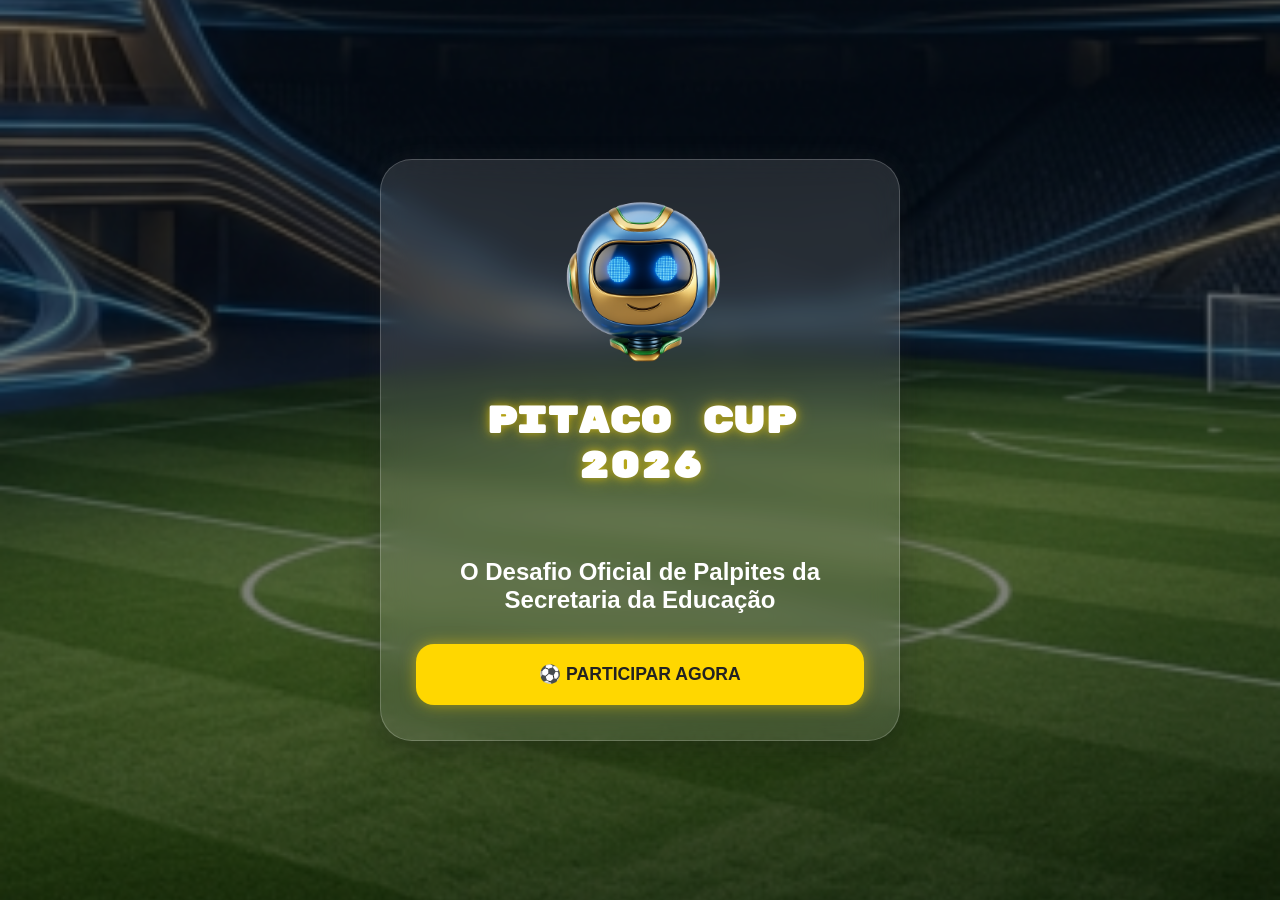
<file: index.html>
<!DOCTYPE html>
<html lang="pt-BR">

<head>
    <meta charset="UTF-8">
    <meta name="viewport" content="width=device-width, initial-scale=1.0">
    <title>Pitaco Cup 2026</title>

    <link rel="stylesheet" href="css/style.css">
    
    <link rel="preconnect" href="https://fonts.googleapis.com">
    <link rel="preconnect" href="https://fonts.gstatic.com" crossorigin>

    <link href="https://fonts.googleapis.com/css2?family=Rubik+Mono+One&display=swap" rel="stylesheet">


</head>

<body>

    <div class="overlay"></div>

    <main class="landing-container">

        <div class="glass-card">

            <div class="mascot">
                <img src="assets/logo/mascote.png" alt="Mascote Pitaco Cup">
            </div>

            <h1>Pitaco CUP 2026</h1>
            <br><br><br>
            <p class="subtitle">
                <h2>O Desafio Oficial de Palpites da Secretaria da Educação</h2>
            </p>

            
            <button id="btnParticipar">
                ⚽ PARTICIPAR AGORA
            </button>

        </div>

    </main>

    <script src="js/app.js"></script>

</body>

</html>
</file>
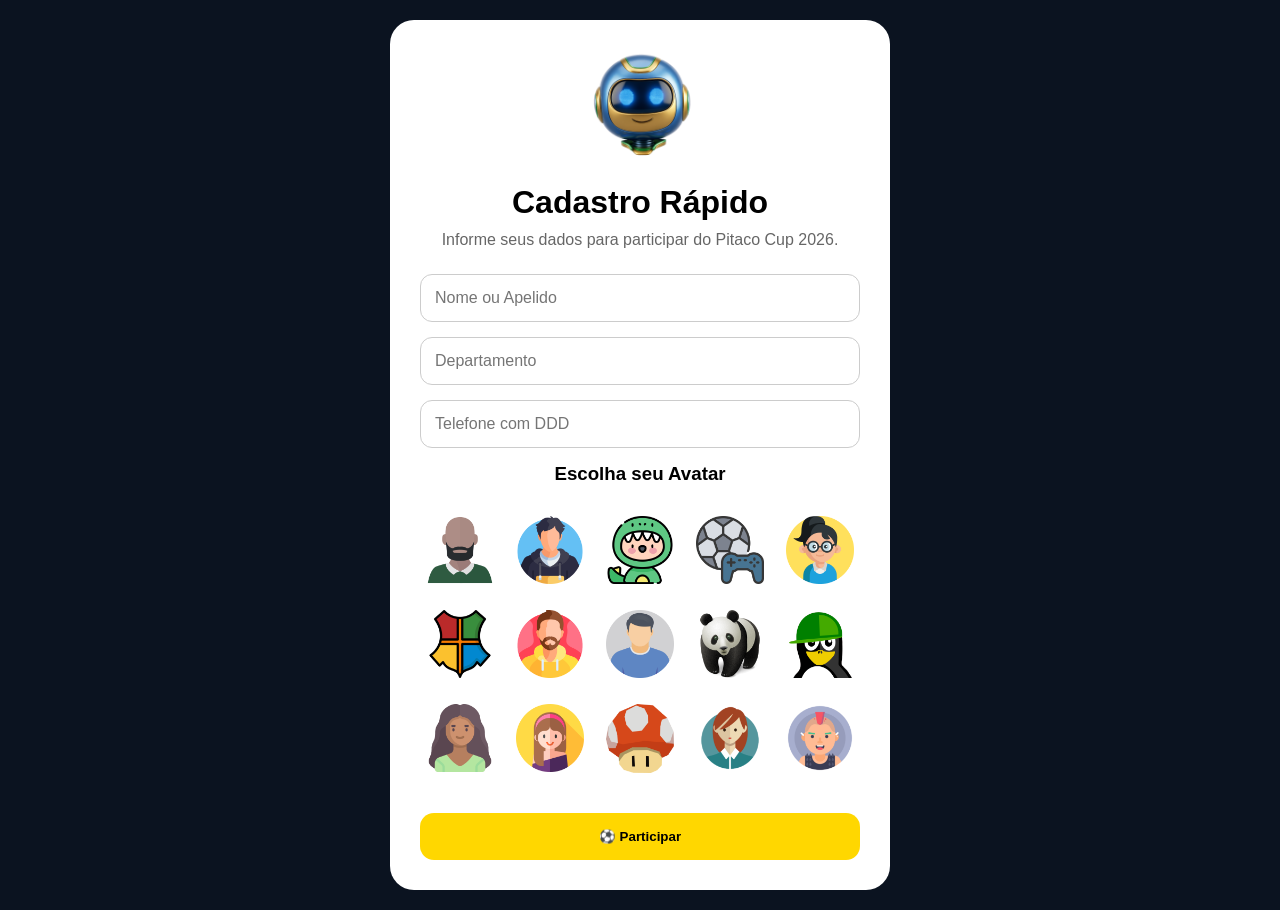
<file: pages/cadastro.html>
<!DOCTYPE html>
<html lang="pt-BR">

<head>

    <meta charset="UTF-8">

    <meta name="viewport"
          content="width=device-width, initial-scale=1.0">

    <title>Cadastro - Pitaco Cup</title>

    <link rel="stylesheet"
          href="../css/cadastro.css">

</head>

<body>

<div class="container">

    <div class="card">

        <img
            src="../assets/logo/mascote.png"
            alt="Mascote"
            class="mascote">

        <h1>Cadastro Rápido</h1>

        <p class="texto">

            Informe seus dados para participar
            do Pitaco Cup 2026.

        </p>

        <form id="formCadastro">

            <input
                type="text"
                id="nome"
                maxlength="20"
                placeholder="Nome ou Apelido"
                required>

            <input
                type="text"
                id="departamento"
                maxlength="10"
                placeholder="Departamento"
                required>

            <input
                type="tel"
                id="telefone"
                placeholder="Telefone com DDD"
                required>

            <h3>Escolha seu Avatar</h3>

            <div id="avatarGrid">

                <!-- preenchido pelo javascript -->

            </div>

            <button type="submit">

               ⚽ Participar 

            </button>

        </form>

    </div>

</div>

<script src="../js/cadastro.js"></script>

</body>

</html>
</file>
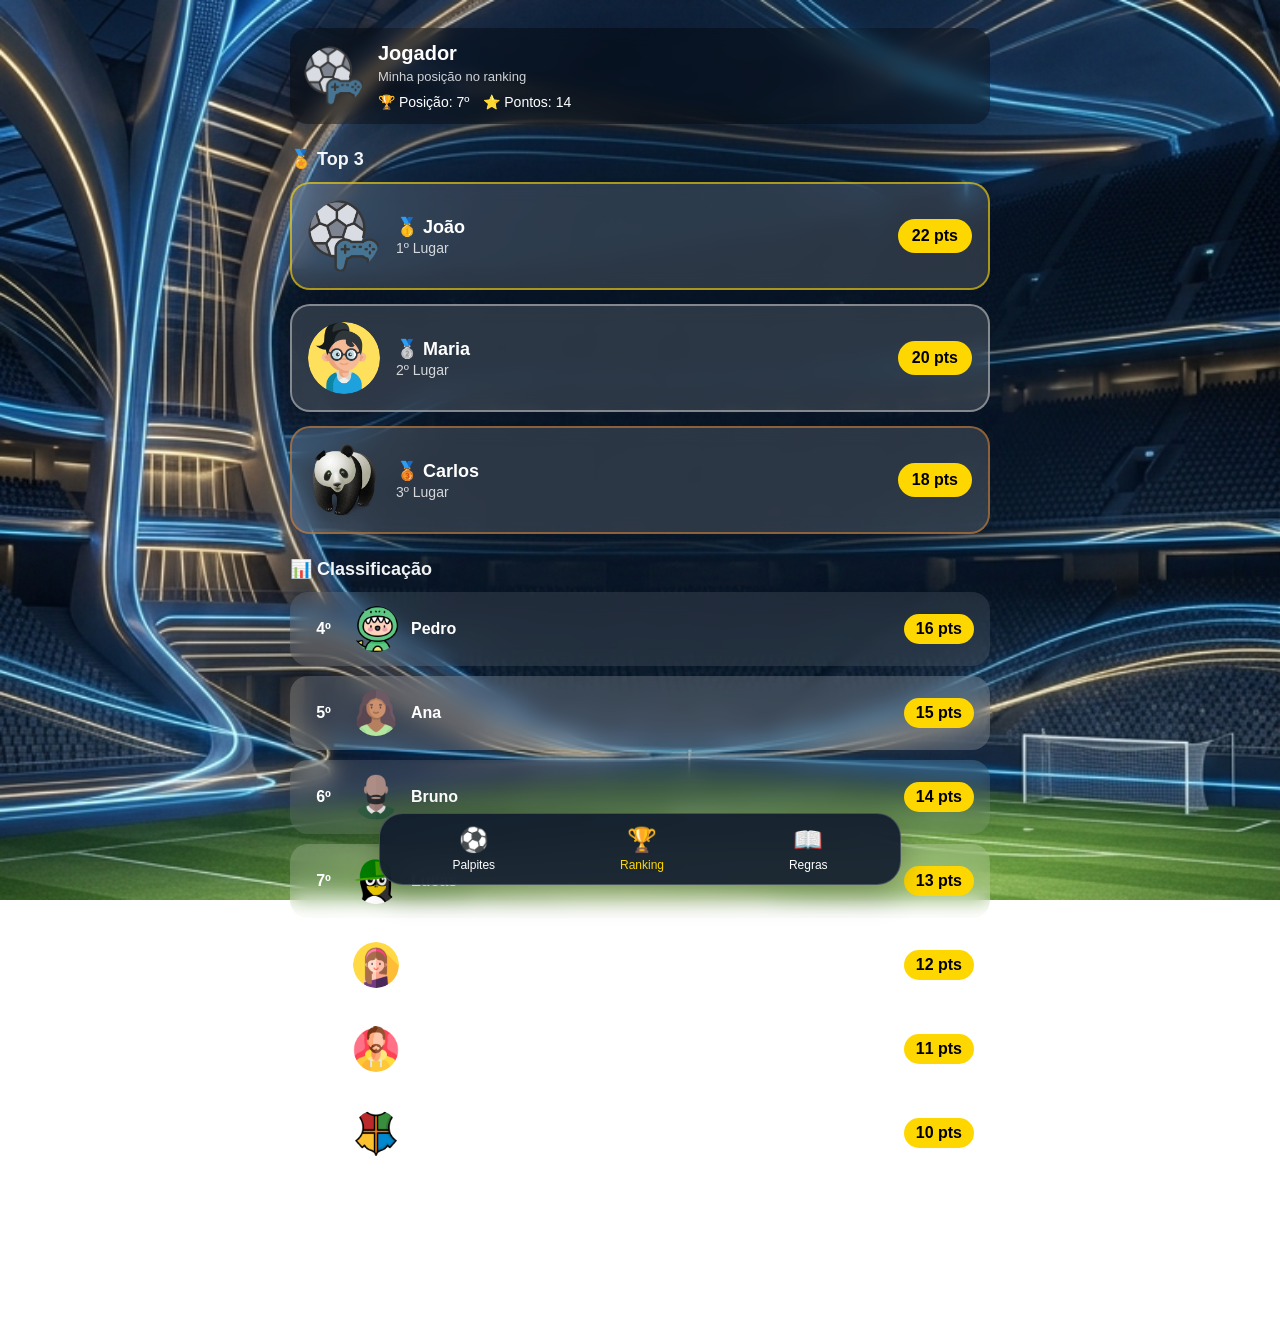
<file: pages/ranking.html>
<!DOCTYPE html>
<html lang="pt-BR">

<head>

<meta charset="UTF-8">
<meta name="viewport" content="width=device-width, initial-scale=1.0">

<title>Ranking</title>

<link rel="stylesheet" href="../css/menu.css">
<link rel="stylesheet" href="../css/ranking.css">

</head>

<body>

<div class="container">

    <!-- MEU CARD (DINÂMICO) -->
    <div class="perfil ranking-meu-card">

        <img id="avatarUsuario" class="avatar-topo" src="">

        <div class="perfil-info">

            <h2 id="nomeUsuario"></h2>

            <p class="subtitulo">Minha posição no ranking</p>

            <div class="status-bar">

                <div class="status-item">
                    🏆 Posição:
                    <span id="posicaoUsuario">-</span>
                </div>

                <div class="status-item">
                    ⭐ Pontos:
                    <span id="pontosUsuario">-</span>
                </div>

            </div>

        </div>

    </div>

    <!-- TOP 3 (dinâmico via JS) -->
        <h3 class="section-title">
        🏅 Top 3
        </h3>

        <div id="top3" class="top3-container">

        </div>

        <h3 class="section-title">
        📊 Classificação
        </h3>

        <div id="rankingList"
            class="ranking-list">

        </div>

</div>

<nav class="bottom-nav">

    <a href="palpites.html" class="nav-item">
        <span class="nav-icon">⚽</span>
        <span>Palpites</span>
    </a>

    <a href="ranking.html" class="nav-item active">
        <span class="nav-icon">🏆</span>
        <span>Ranking</span>
    </a>

    <a href="regras.html" class="nav-item">
        <span class="nav-icon">📖</span>
        <span>Regras</span>
    </a>

</nav>

<script src="../js/ranking.js"></script>

</body>

</html>
</file>
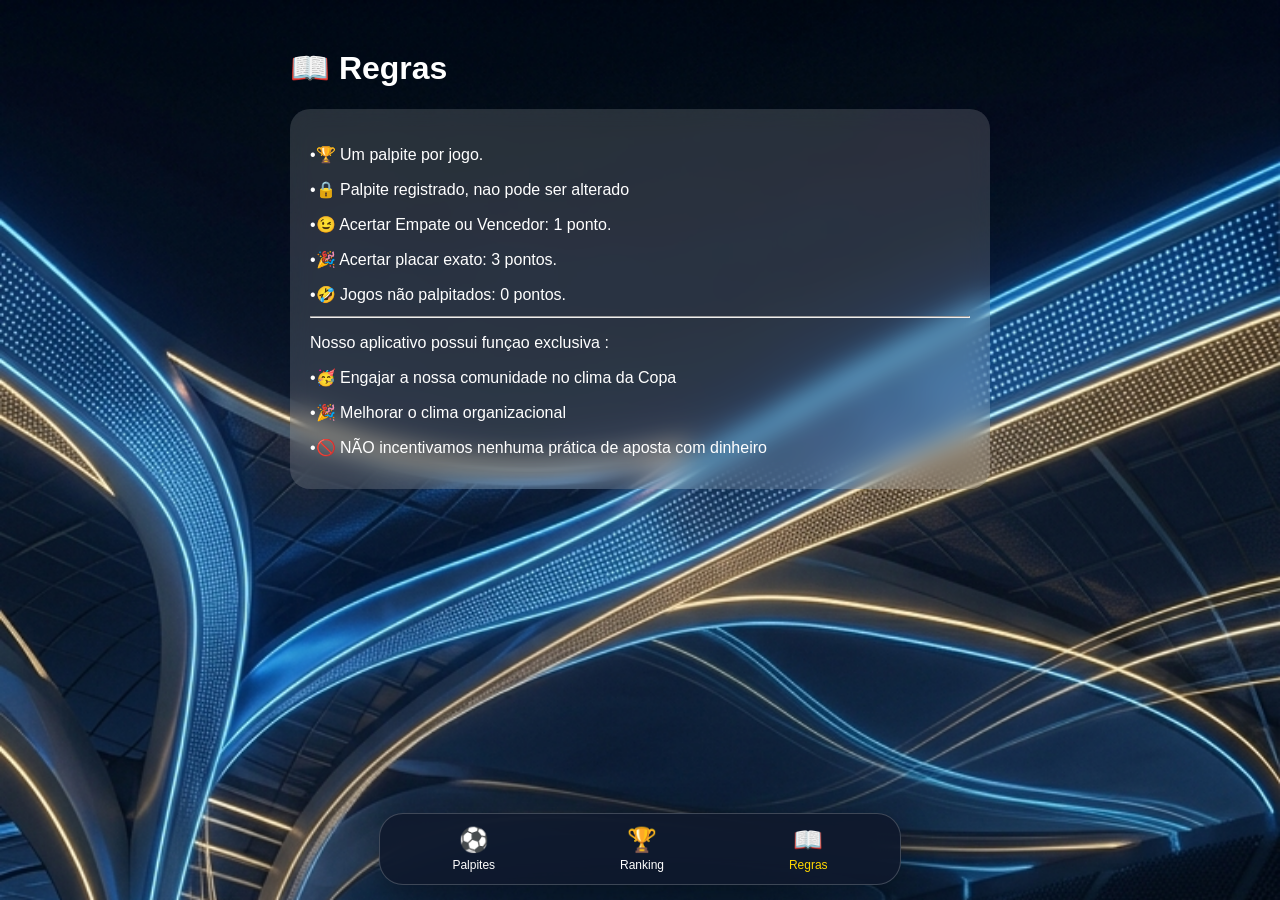
<file: pages/regras.html>
<!DOCTYPE html>
<html lang="pt-BR">

<head>

<meta charset="UTF-8">

<meta name="viewport"
content="width=device-width, initial-scale=1.0">

<title>Regras</title>

<link rel="stylesheet"
href="../css/menu.css">

<link rel="stylesheet"
href="../css/regras.css">

</head>

<body>

<div class="container">

<h1>📖 Regras</h1>

<div class="card">

<p>•🏆 Um palpite por jogo.</p>

<p>•🔒 Palpite registrado, nao pode ser alterado </p>

<p>•😉 Acertar Empate ou Vencedor: 1 ponto.</p>

<p>•🎉 Acertar placar exato: 3 pontos.</p>

<p>•🤣 Jogos não palpitados: 0 pontos.</p>

<hr>

<p> Nosso aplicativo possui funçao exclusiva :</p>

<p>•🥳 Engajar a nossa comunidade no clima da Copa </p>

<p>•🎉 Melhorar o clima organizacional</p>

<p>•🚫 NÃO incentivamos nenhuma prática de aposta com dinheiro</p>

</div>

</div>

<nav class="bottom-nav">

<a href="palpites.html"
class="nav-item">

<span class="nav-icon">⚽</span>
<span>Palpites</span>

</a>

<a href="ranking.html"
class="nav-item">

<span class="nav-icon">🏆</span>
<span>Ranking</span>

</a>

<a href="regras.html"
class="nav-item active">

<span class="nav-icon">📖</span>
<span>Regras</span>

</a>

</nav>

</body>

</html>
</file>
<file: css/style.css>
*{
    margin:0;
    padding:0;
    box-sizing:border-box;
}

body{

    font-family:Arial, Helvetica, sans-serif;

    min-height:100vh;

    background-image:url("../assets/background1.png");

    background-size:cover;

    background-position:center;

    background-repeat:no-repeat;

    position:relative;

    overflow-x:hidden;
}

/* Escurece o fundo */

.overlay{

    position:fixed;

    top:0;
    left:0;

    width:100%;
    height:100%;

    background:rgba(0,0,0,0.50);

    z-index:1;
}

/* Container principal */

.landing-container{

    min-height:100vh;

    display:flex;

    justify-content:center;

    align-items:center;

    padding:20px;

    position:relative;

    z-index:2;
}

/* Card principal */

.glass-card{

    width:100%;

    max-width:520px;

    padding:35px;

    border-radius:32px;

    backdrop-filter:blur(14px);

    background:rgba(255,255,255,0.12);

    border:1px solid rgba(255,255,255,0.20);

    text-align:center;

    color:white;

    box-shadow:
    0 8px 30px rgba(0,0,0,0.30),
    0 0 30px rgba(255,255,255,0.05);
}

/* Mascote */

.mascot{

    display:flex;

    justify-content:center;

    align-items:center;
}

.mascot img{

    width:190px;

    max-width:100%;

    animation:pulse 2.5s infinite;
}

/* Título */

h1{

    font-family:'Rubik Mono One', sans-serif;

    margin-top:15px;

    line-height:1.2;

    font-size:2.3rem;

    color:white;

    text-shadow:
    0 0 10px rgba(255,215,0,0.60),
    0 0 20px rgba(255,215,0,0.30);
}

h1 span{

    display:block;

    margin-top:10px;

    color:#FFD700;
}

/* Subtítulo */

.subtitle{

    margin-top:15px;

    font-size:1rem;

    opacity:0.95;

    line-height:1.5;
}

/* Card de boas-vindas */

.welcome-card{

    margin-top:25px;

    padding:20px;

    border-radius:20px;

    background:rgba(255,255,255,0.10);

    border:1px solid rgba(255,255,255,0.10);

    line-height:1.7;

    font-size:0.95rem;
}

/* Botão */

#btnParticipar{

    width:100%;

    margin-top:30px;

    padding:20px;

    border:none;

    border-radius:18px;

    background:#FFD700;

    color:#222;

    font-size:1.1rem;

    font-weight:bold;

    cursor:pointer;

    transition:0.3s;

    animation:buttonGlow 2s infinite;

    box-shadow:0 0 15px rgba(255,215,0,0.50);
}

#btnParticipar:hover{

    transform:scale(1.03);
}

/* Mascote respirando */

@keyframes pulse{

    0%{
        transform:scale(1);
    }

    50%{
        transform:scale(1.08);
    }

    100%{
        transform:scale(1);
    }
}

/* Botão brilhando */

@keyframes buttonGlow{

    0%{
        box-shadow:0 0 10px rgba(255,215,0,0.40);
    }

    50%{
        box-shadow:0 0 35px rgba(255,215,0,0.90);
    }

    100%{
        box-shadow:0 0 10px rgba(255,215,0,0.40);
    }
}

/* MOBILE FIRST */

@media (max-width:480px){

    .glass-card{

        padding:25px;
    }

    .mascot img{

        width:150px;
    }

    h1{

        font-size:1.6rem;
    }

    .subtitle{

        font-size:0.90rem;
    }

    .welcome-card{

        font-size:0.90rem;
    }

    #btnParticipar{

        font-size:1rem;

        padding:18px;
    }
}
</file>
<file: css/cadastro.css>
*{
    margin:0;
    padding:0;
    box-sizing:border-box;
}

body{

    min-height:100vh;

    display:flex;

    justify-content:center;

    align-items:center;

    background:#0b1320;

    font-family:Arial, sans-serif;

    padding:20px;
}

.container{

    width:100%;

    max-width:500px;
}

.card{

    background:white;

    border-radius:24px;

    padding:30px;

    text-align:center;
}

.mascote{

    width:120px;

    animation:pulse 2.5s infinite;
}

h1{

    margin-top:10px;
}

.texto{

    margin-top:10px;

    color:#666;
}

form{

    margin-top:25px;

    display:flex;

    flex-direction:column;

    gap:15px;
}

input{

    padding:14px;

    border-radius:12px;

    border:1px solid #ccc;

    font-size:16px;
}

#avatarGrid{

    display:grid;

    grid-template-columns:
    repeat(5,1fr);

    gap:10px;

    margin-top:10px;
}

.avatar{

    border:2px solid transparent;

    border-radius:12px;

    cursor:pointer;

    padding:4px;
}

.avatar img{

    width:100%;
}

.avatar.selecionado{

    border-color:#FFD700;
}

button{

    margin-top:15px;

    padding:16px;

    border:none;

    border-radius:14px;

    background:#FFD700;

    font-weight:bold;

    cursor:pointer;
}

@keyframes pulse{

    0%{
        transform:scale(1);
    }

    50%{
        transform:scale(1.05);
    }

    100%{
        transform:scale(1);
    }
}
</file>
<file: css/menu.css>
.bottom-nav {

    position: fixed;

    bottom: 15px;

    left: 50%;

    transform: translateX(-50%);

    width: 92%;

    max-width: 500px;

    display: flex;

    justify-content: space-around;

    align-items: center;

    padding: 12px 10px;

    background: rgba(15,25,45,0.90);

    backdrop-filter: blur(14px);

    -webkit-backdrop-filter: blur(14px);

    border: 1px solid rgba(255,255,255,0.2);

    border-radius: 24px;

    box-shadow:
        0 8px 32px rgba(0,0,0,0.25);

    z-index: 999;
}

.nav-item {

    display: flex;

    flex-direction: column;

    align-items: center;

    text-decoration: none;

    color: white;

    font-size: 12px;

    gap: 4px;

    transition: 0.3s;
}

.nav-item:hover {

    transform: translateY(-2px);
}

.nav-item.active {

    color: #FFD700;
}

.nav-icon {

    font-size: 24px;
}
</file>
<file: css/ranking.css>
/* ===================================
   RANKING - PITACO CUP
=================================== */

body{

    background-image:url('../assets/background.png');
    background-size:cover;
    background-position:center;
    background-attachment:fixed;

    color:white;
    font-family:Arial,sans-serif;

    padding:20px;
    padding-bottom:140px;
}

.container{

    max-width:700px;
    margin:auto;
}


/* ===================================
   CARD DO USUÁRIO
=================================== */

.perfil{

    display:flex;
    align-items:center;
    gap:14px;

    background:rgba(0,0,0,0.35);

    padding:14px;

    border-radius:18px;

    backdrop-filter:blur(8px);

    margin-bottom:24px;
}

.avatar-topo{

    width:60px;
    height:60px;

    border-radius:50%;

    object-fit:cover;
}

.perfil-info{

    flex:1;
}

.perfil-info h2{

    margin:0;
    font-size:20px;
}

.subtitulo{

    margin:4px 0 10px;

    font-size:13px;

    opacity:0.8;
}

.status-bar{

    display:flex;

    gap:14px;

    flex-wrap:wrap;

    font-size:14px;
}


/* ===================================
   TÍTULOS
=================================== */

.section-title{

    margin:24px 0 12px;

    font-size:18px;

    font-weight:bold;

    opacity:0.95;
}


/* ===================================
   TOP 3
=================================== */

.top3-container{

    display:flex;

    flex-direction:column;

    gap:14px;

    margin-bottom:24px;
}

.top3-card{

    display:flex;

    align-items:center;

    gap:16px;

    padding:16px;

    border-radius:20px;

    background:rgba(255,255,255,0.15);

    backdrop-filter:blur(10px);
}

.top3-avatar{

    width:72px;
    height:72px;

    border-radius:50%;

    object-fit:cover;
}

.top3-info{

    flex:1;
}

.top3-nome{

    font-size:18px;

    font-weight:700;
}

.top3-posicao{

    font-size:14px;

    opacity:0.8;

    margin-top:2px;
}

.top3-pontos{

    background:#FFD700;

    color:black;

    padding:8px 14px;

    border-radius:999px;

    font-weight:bold;
}

/* Medalhas */

.gold{

    border:2px solid rgba(255,215,0,0.6);
}

.silver{

    border:2px solid rgba(192,192,192,0.6);
}

.bronze{

    border:2px solid rgba(205,127,50,0.6);
}


/* ===================================
   4º AO 10º
=================================== */

.ranking-list{

    display:flex;

    flex-direction:column;

    gap:10px;
}

.ranking-item{

    display:flex;

    justify-content:space-between;

    align-items:center;

    padding:14px 16px;

    border-radius:18px;

    backdrop-filter:blur(10px);

    transition:0.2s;
}

/* efeito zebra */

.ranking-item:nth-child(odd){

    background:rgba(255,255,255,0.10);
}

.ranking-item:nth-child(even){

    background:rgba(255,255,255,0.18);
}

.ranking-item:hover{

    background:rgba(255,255,255,0.24);
}

.ranking-left{

    display:flex;

    align-items:center;

    gap:12px;
}

.ranking-posicao{

    width:35px;

    text-align:center;

    font-weight:bold;
}

.ranking-avatar{

    width:46px;
    height:46px;

    border-radius:50%;

    object-fit:cover;
}

.ranking-nome{

    font-weight:600;
}

.ranking-pontos{

    background:#FFD700;

    color:black;

    padding:6px 12px;

    border-radius:999px;

    font-weight:bold;
}


/* ===================================
   MOBILE
=================================== */

@media(max-width:600px){

    .top3-avatar{

        width:64px;
        height:64px;
    }

    .top3-nome{

        font-size:16px;
    }

    .ranking-avatar{

        width:40px;
        height:40px;
    }

    .ranking-pontos{

        font-size:13px;
    }
}
</file>
<file: css/regras.css>
body{

    background-image:
    url('../assets/background.png');

    background-size:cover;

    color:white;

    font-family:Arial,sans-serif;

    padding:20px;
}

.container{

    max-width:700px;

    margin:auto;
}

.card{

    margin-top:20px;

    padding:20px;

    border-radius:20px;

    background:
    rgba(255,255,255,0.15);

    backdrop-filter: blur(12px);
}

.card p{

    margin-bottom:12px;
}
</file>
